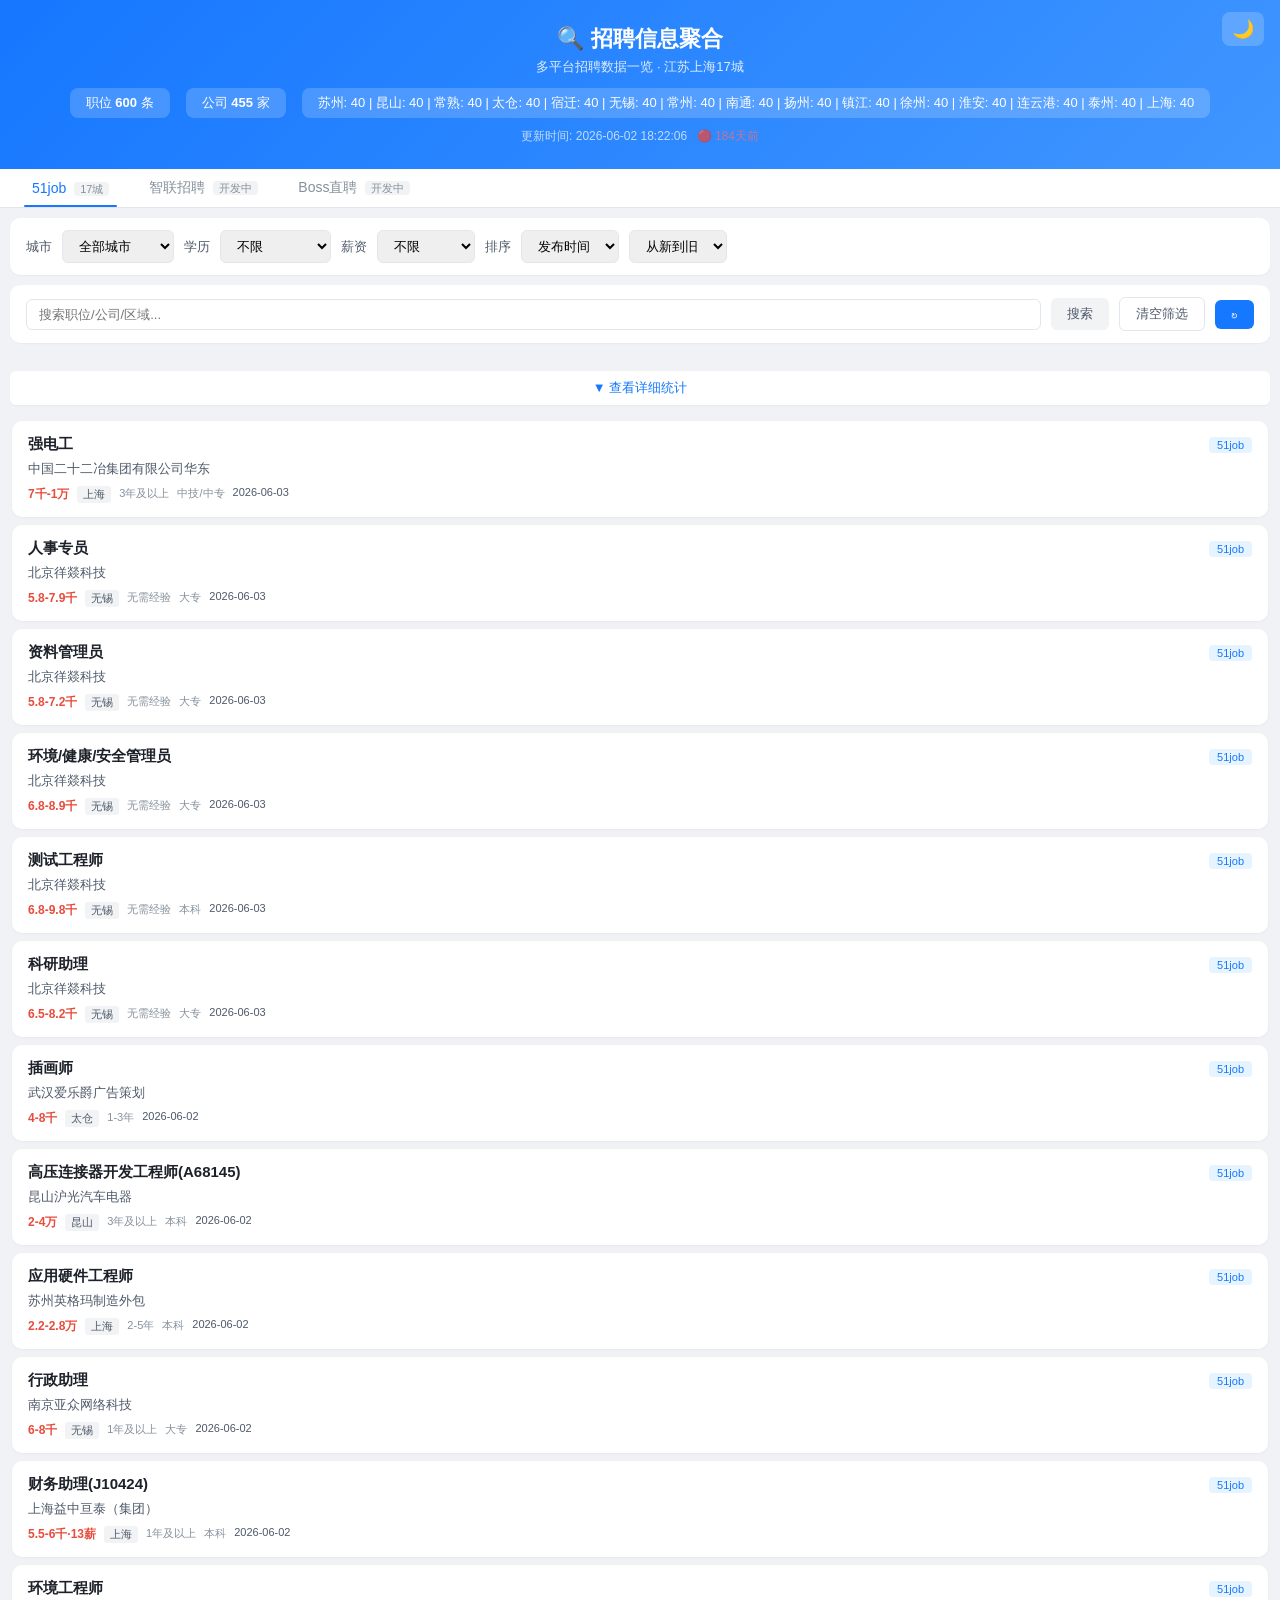
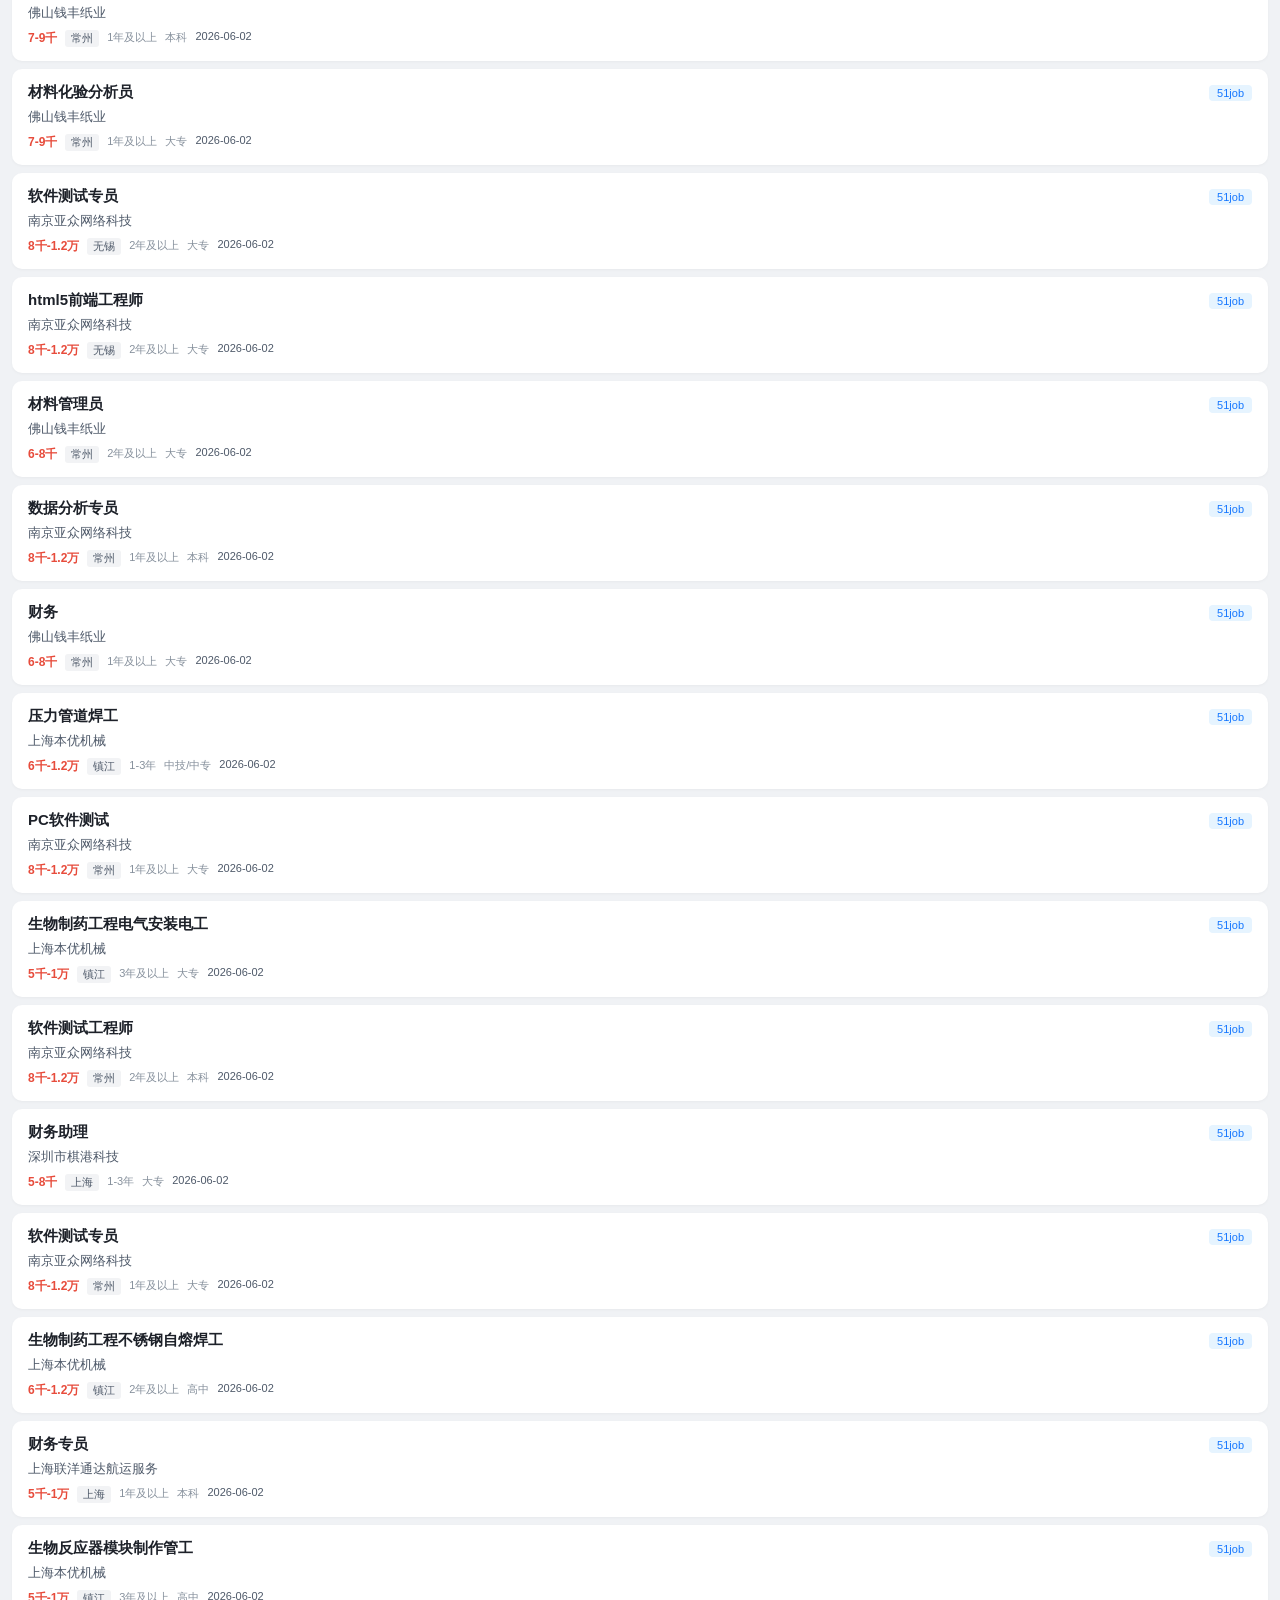
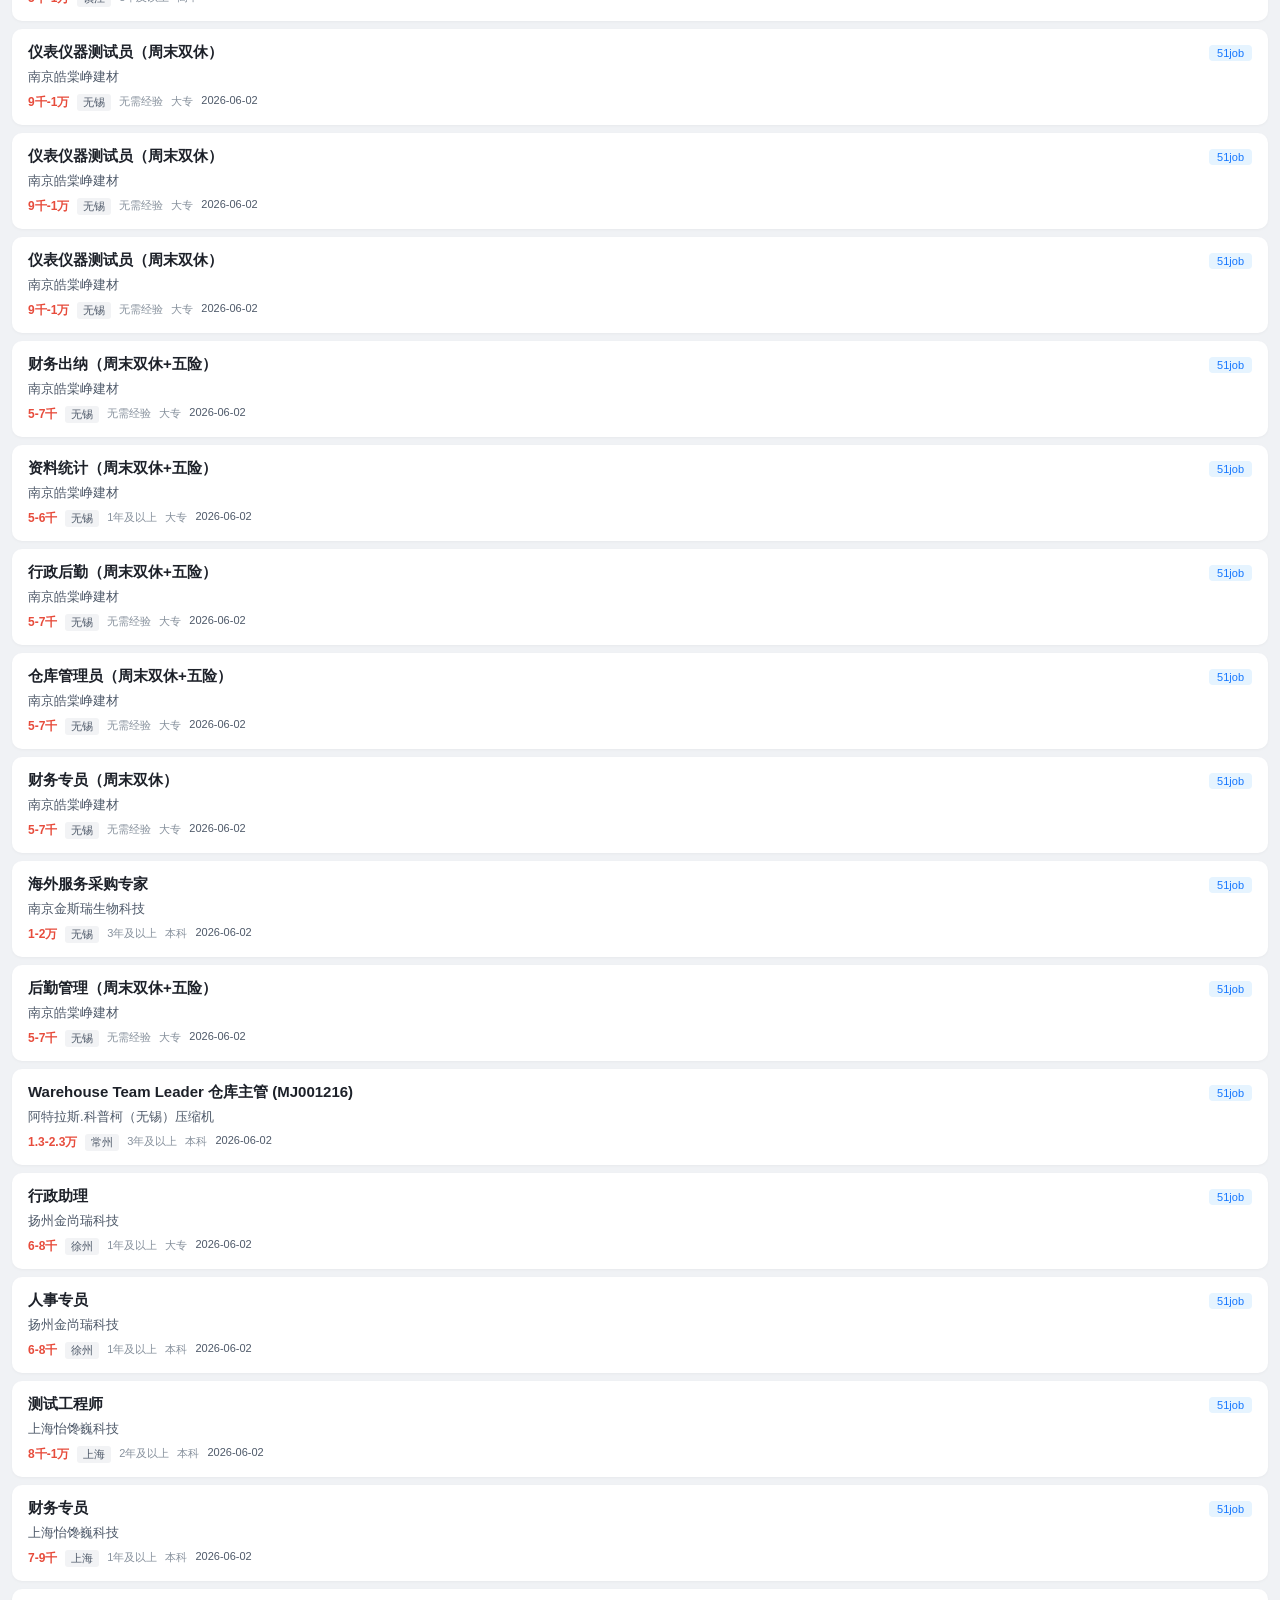
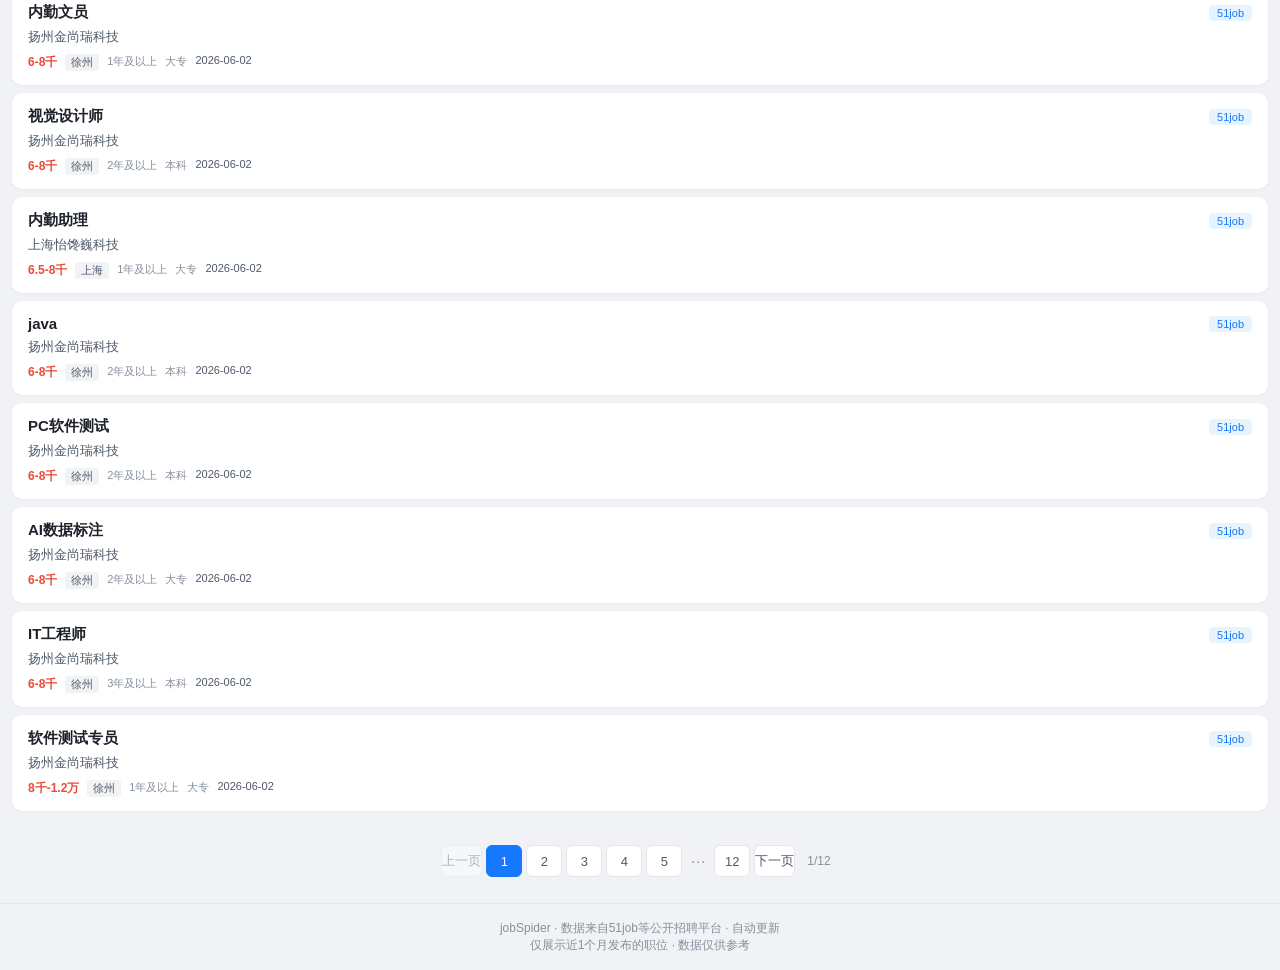
<file: web/index.html>
<!DOCTYPE html>
<html lang="zh-CN">
<head>
    <meta charset="UTF-8">
    <meta name="viewport" content="width=device-width, initial-scale=1.0">
    <title>招聘信息聚合 - jobSpider</title>
    <link rel="stylesheet" href="css/style.css">
    <!-- Favicon -->
    <link rel="icon" href="data:image/svg+xml,<svg xmlns='http://www.w3.org/2000/svg' viewBox='0 0 100 100'><text y='.9em' font-size='90'>🔍</text></svg>">
    <!-- Open Graph -->
    <meta property="og:title" content="招聘信息聚合 - jobSpider">
    <meta property="og:description" content="多平台招聘数据一览 - 51job·智联·Boss">
    <meta property="og:type" content="website">
    <meta name="description" content="多平台招聘数据聚合，覆盖江苏+上海17城，实时更新">
</head>
<body>

<div class="header">
    <button class="theme-toggle" id="themeToggle" onclick="toggleTheme()" title="切换主题">🌙</button>
    <h1>🔍 招聘信息聚合</h1>
    <div class="subtitle">多平台招聘数据一览 · 江苏上海17城</div>
    <div class="stats-row">
        <div class="stat-card">职位 <span class="num" id="totalJobs">-</span> 条</div>
        <div class="stat-card">公司 <span class="num" id="totalCompanies">-</span> 家</div>
        <div class="stat-card" id="cityStats"></div>
    </div>
    <div class="last-update">更新时间: <span id="lastUpdate">-</span>
        <span id="freshIndicator" class="fresh-indicator"></span>
    </div>
</div>

<div class="tabs">
    <button class="tab-btn active" data-source="job51" onclick="switchSource('job51')">
        51job <span class="tab-badge">17城</span>
    </button>
    <button class="tab-btn" data-source="zhilian" onclick="switchSource('zhilian')">
        智联招聘 <span class="tab-badge">开发中</span>
    </button>
    <button class="tab-btn" data-source="boss" onclick="switchSource('boss')">
        Boss直聘 <span class="tab-badge">开发中</span>
    </button>
</div>

<div class="controls">
    <label>城市</label>
    <select id="cityFilter" onchange="loadJobs(1)">
        <option value="">全部城市</option>
    </select>
    <label>学历</label>
    <select id="educationFilter" onchange="loadJobs(1)">
        <option value="">不限</option>
        <option value="博士">博士</option>
        <option value="硕士">硕士及以上</option>
        <option value="本科">本科及以上</option>
        <option value="大专">大专及以上</option>
        <option value="中专">中专/中技</option>
        <option value="高中">高中</option>
        <option value="初中">初中及以下</option>
    </select>
    <label>薪资</label>
    <select id="salaryFilter" onchange="loadJobs(1)">
        <option value="">不限</option>
        <option value="0-3k">3k以下</option>
        <option value="3-5k">3k-5k</option>
        <option value="5-10k">5k-10k</option>
        <option value="10-20k">10k-20k</option>
        <option value="20-50k">20k-50k</option>
        <option value="50k+">50k以上</option>
        <option value="negotiable">薪资面议</option>
    </select>
    <label>排序</label>
    <select id="sortField" onchange="loadJobs(1)">
        <option value="issue_date">发布时间</option>
        <option value="confirm_date">确认时间</option>
        <option value="update_time">更新时间</option>
    </select>
    <select id="sortOrder" onchange="loadJobs(1)">
        <option value="desc">从新到旧</option>
        <option value="asc">从旧到新</option>
    </select>
</div>

<div class="controls">
    <input type="text" id="searchBox" placeholder="搜索职位/公司/区域..." style="flex:1;min-width:200px;">
    <button class="btn btn-light" onclick="filterJobs()">搜索</button>
    <button class="btn btn-secondary" onclick="clearFilters()">清空筛选</button>
    <button class="btn btn-primary" onclick="refreshData()" title="刷新数据">↻</button>
</div>

<div class="info-bar" id="infoBar"></div>

<!-- 可展开的统计面板 -->
<div class="stats-panel-toggle" id="statsToggle" onclick="toggleStatsPanel()">
    ▼ 查看详细统计
</div>
<div class="stats-panel" id="statsPanel"></div>

<div class="jobs-list" id="jobsList">
    <div class="loading-box"><span class="spinner"></span><br>加载中...</div>
</div>

<div class="pagination" id="pagination"></div>

<footer class="footer">
    <p>jobSpider · 数据来自51job等公开招聘平台 · 自动更新</p>
    <p>仅展示近1个月发布的职位 · 数据仅供参考</p>
</footer>

<button class="back-to-top" id="backToTop" onclick="window.scrollTo({top:0,behavior:'smooth'})" title="回到顶部">↑</button>

<script src="js/render.js"></script>
<script src="js/app.js"></script>
</body>
</html>
</file>
<file: web/css/style.css>
:root {
    --primary: #1677ff;
    --primary-dark: #0958d9;
    --bg: #f0f2f5;
    --card-bg: #ffffff;
    --text: #1d2129;
    --text-light: #4e5969;
    --text-muted: #86909c;
    --border: #e5e6eb;
    --salary: #e74c3c;
    --salary-negotiable: #86909c;
    --tag-bg: #f2f3f5;
    --tag-text: #4e5969;
    --info-bg: #e6f4ff;
    --skeleton-shimmer-a: var(--tag-bg);
    --skeleton-shimmer-b: var(--border);

    /* 平台色 */
    --color-51job: #1677ff;
    --color-zhilian: #f5222d;
    --color-boss: #00b38a;

    /* 暗色主题变量（默认不激活） */
    --dark-bg: #141414;
    --dark-card-bg: #1e1e1e;
    --dark-text: #e5e6eb;
    --dark-text-light: #a8a8a8;
    --dark-text-muted: #6b6b6b;
    --dark-border: #333;
    --dark-tag-bg: #2a2a2a;
    --dark-info-bg: #1a2636;
    --dark-primary: #4096ff;
    --dark-skeleton-a: #2a2a2a;
    --dark-skeleton-b: #333;
}
[data-theme="dark"] {
    --bg: var(--dark-bg);
    --card-bg: var(--dark-card-bg);
    --text: var(--dark-text);
    --text-light: var(--dark-text-light);
    --text-muted: var(--dark-text-muted);
    --border: var(--dark-border);
    --tag-bg: var(--dark-tag-bg);
    --tag-text: var(--dark-text-light);
    --info-bg: var(--dark-info-bg);
    --salary: #ff6b6b;
    --salary-negotiable: var(--dark-text-muted);
    --skeleton-shimmer-a: var(--dark-skeleton-a);
    --skeleton-shimmer-b: var(--dark-skeleton-b);
}
* { margin: 0; padding: 0; box-sizing: border-box; }
body {
    font-family: -apple-system, BlinkMacSystemFont, 'Segoe UI', Roboto,
                 'PingFang SC', 'Microsoft YaHei', sans-serif;
    background: var(--bg);
    color: var(--text);
    min-height: 100vh;
}

/* ─── Header ─────────────────────────── */
.header {
    background: linear-gradient(135deg, var(--color-51job) 0%, #4096ff 100%);
    color: white; padding: 24px 20px; text-align: center;
    position: relative;
}
.header .theme-toggle {
    position: absolute; top: 12px; right: 16px;
    background: rgba(255,255,255,0.18); border: none;
    color: white; font-size: 18px; cursor: pointer;
    padding: 6px 10px; border-radius: 8px;
    transition: background 0.2s;
}
.header .theme-toggle:hover { background: rgba(255,255,255,0.3); }
.header h1 { font-size: 22px; font-weight: 600; margin-bottom: 4px; }
.header .subtitle { font-size: 13px; opacity: 0.85; margin-bottom: 12px; }
.stats-row {
    display: flex; justify-content: center; gap: 16px; flex-wrap: wrap;
}
.stat-card {
    background: rgba(255,255,255,0.18); padding: 6px 16px;
    border-radius: 8px; font-size: 13px;
}
.stat-card .num { font-weight: 600; }
.last-update { font-size: 12px; opacity: 0.7; margin-top: 10px; }

/* ─── Fresh Indicator ──────────────── */
.fresh-indicator {
    font-size: 12px;
    margin-left: 6px;
}
.fresh-indicator.fresh { color: #4ade80; }
.fresh-indicator.stale { color: #fbbf24; }
.fresh-indicator.old { color: #f87171; }

/* ─── Tabs ──────────────────────────── */
.tabs {
    display: flex; background: var(--card-bg); padding: 0 12px;
    border-bottom: 1px solid var(--border); gap: 0;
}
.tab-btn {
    padding: 10px 20px; border: none; background: none;
    cursor: pointer; font-size: 14px; font-weight: 500;
    color: var(--text-muted); position: relative;
    transition: color 0.2s;
}
.tab-btn:hover { color: var(--text-light); }
.tab-btn.active { color: var(--primary); }
.tab-btn.active::after {
    content: ''; position: absolute; bottom: 0; left: 12px; right: 12px;
    height: 2px; background: var(--primary); border-radius: 1px;
}
.tab-btn.disabled {
    color: var(--text-muted); cursor: default; opacity: 0.5;
}
.tab-btn.disabled::after { display: none; }
.tab-badge {
    font-size: 11px; background: var(--tag-bg); color: var(--text-muted);
    padding: 1px 6px; border-radius: 4px; margin-left: 4px;
}

/* ─── Controls ──────────────────────── */
.controls {
    padding: 12px 16px; background: var(--card-bg); margin: 10px;
    border-radius: 10px; display: flex; gap: 10px;
    align-items: center; flex-wrap: wrap;
    box-shadow: 0 1px 2px rgba(0,0,0,0.04);
}
.controls label { font-size: 13px; color: var(--text-light); white-space: nowrap; }
.btn {
    padding: 7px 16px; border: none; border-radius: 6px;
    cursor: pointer; font-size: 13px; white-space: nowrap;
    transition: all 0.2s; display: inline-flex; align-items: center; gap: 4px;
}
.btn-primary { background: var(--primary); color: white; }
.btn-primary:hover { background: var(--primary-dark); }
.btn-light { background: var(--tag-bg); color: var(--text-light); }
.btn-light:hover { background: var(--border); }
.btn-secondary { background: var(--card-bg); color: var(--text-light); border: 1px solid var(--border); }
.btn-secondary:hover { background: var(--tag-bg); }
select, input[type="text"] {
    padding: 7px 12px; border: 1px solid var(--border);
    border-radius: 6px; font-size: 13px; outline: none;
    transition: border-color 0.2s;
}
select:focus, input[type="text"]:focus { border-color: var(--primary); }

/* ─── Stats Panel ────────────────────── */
.stats-panel-toggle {
    text-align: center; padding: 8px 16px;
    font-size: 13px; color: var(--primary);
    cursor: pointer; background: var(--card-bg);
    margin: 6px 10px; border-radius: 6px;
    box-shadow: 0 1px 2px rgba(0,0,0,0.04);
    transition: background 0.2s;
}
.stats-panel-toggle:hover { background: #e6f4ff; }
.stats-panel {
    max-height: 0; overflow: hidden;
    transition: max-height 0.3s;
    background: var(--card-bg); margin: 0 10px;
    border-radius: 6px; padding: 0;
}
.stats-panel.visible {
    max-height: 500px; padding: 16px;
    box-shadow: 0 1px 2px rgba(0,0,0,0.04);
}
.stats-grid {
    display: grid; grid-template-columns: repeat(auto-fit, minmax(200px, 1fr));
    gap: 16px;
}
.stats-section h3 {
    font-size: 14px; color: var(--text); margin-bottom: 8px;
}
.bar-row {
    display: flex; align-items: center; gap: 6px; margin-bottom: 4px;
}
.bar-label { font-size: 12px; color: var(--text-light); width: 40px; text-align: right; }
.bar-track { flex: 1; height: 16px; background: var(--tag-bg); border-radius: 4px; overflow: hidden; }
.bar-fill { height: 100%; border-radius: 4px; transition: width 0.5s; }
.bar-value { font-size: 12px; color: var(--text-muted); width: 30px; }
.stat-item { display: flex; justify-content: space-between; padding: 4px 0; }
.stat-label { font-size: 12px; color: var(--text-muted); }
.stat-num { font-size: 12px; color: var(--text); font-weight: 500; }

/* ─── Info Bar ──────────────────────── */
.info-bar {
    padding: 6px 16px; font-size: 13px; color: var(--text-light);
    background: transparent; text-align: center;
    transition: all 0.3s; opacity: 0; max-height: 0;
}
.info-bar.visible {
    background: var(--info-bg); opacity: 1; max-height: 30px;
    margin: 6px 10px; border-radius: 6px;
}

/* ─── Job Cards ─────────────────────── */
.jobs-list { padding: 10px 12px; }
.job-card {
    background: var(--card-bg); margin-bottom: 8px; padding: 14px 16px;
    border-radius: 10px; box-shadow: 0 1px 3px rgba(0,0,0,0.04);
    transition: box-shadow 0.2s, transform 0.1s;
}
.job-card:hover {
    box-shadow: 0 4px 12px rgba(0,0,0,0.08);
    transform: translateY(-1px);
}
.job-header {
    display: flex; justify-content: space-between; align-items: center;
    margin-bottom: 6px; gap: 8px;
}
.job-title {
    font-size: 15px; font-weight: 600; flex: 1;
}
.job-title a { color: var(--text); text-decoration: none; }
.job-title a:hover { color: var(--primary); }
.source-tag {
    font-size: 11px; padding: 2px 8px; border-radius: 4px;
    white-space: nowrap;
}
.source-tag.job51 { background: #e6f4ff; color: var(--color-51job); }
.source-tag.zhilian { background: #fff1f0; color: var(--color-zhilian); }
.source-tag.boss { background: #e6fffb; color: var(--color-boss); }
[data-theme="dark"] .source-tag.job51 { background: #1a2636; }
[data-theme="dark"] .source-tag.zhilian { background: #2a1a1a; }
[data-theme="dark"] .source-tag.boss { background: #1a2e2e; }

.job-company {
    color: var(--text-light); font-size: 13px; margin-bottom: 8px;
}
.job-meta {
    display: flex; gap: 8px; font-size: 12px; color: var(--text-muted);
    flex-wrap: wrap;
}
.job-salary { color: var(--salary); font-weight: 600; }
.salary-negotiable { color: var(--salary-negotiable); font-weight: normal; }
.job-city-tag {
    background: var(--tag-bg); color: var(--tag-text);
    padding: 1px 6px; border-radius: 3px; font-size: 11px;
}
.meta-tag {
    font-size: 11px; color: var(--text-muted);
}
.date-tag {
    color: var(--text-light);
}
.confirm-tag {
    color: #00b38a;
}

/* ─── Pagination ────────────────────── */
.pagination {
    text-align: center; padding: 16px; display: flex;
    justify-content: center; gap: 4px;
}
.page-btn {
    min-width: 36px; height: 32px; border: 1px solid var(--border);
    border-radius: 6px; background: var(--card-bg); cursor: pointer;
    font-size: 13px; color: var(--text-light); transition: all 0.15s;
}
.page-btn:hover { border-color: var(--primary); color: var(--primary); }
.page-btn.active {
    background: var(--primary); color: white; border-color: var(--primary);
}
.page-btn.disabled { opacity: 0.4; cursor: default; }
.page-info {
    font-size: 12px; color: var(--text-muted); padding: 4px 8px;
    display: flex; align-items: center;
}

/* ─── Loading / Skeleton ──────────────── */
.loading-box {
    text-align: center; padding: 40px; color: var(--text-muted);
}
.spinner {
    display: inline-block; width: 24px; height: 24px;
    border: 3px solid var(--border); border-radius: 50%;
    border-top-color: var(--primary);
    animation: spin 0.8s linear infinite;
    margin-bottom: 8px;
}
@keyframes spin { to { transform: rotate(360deg); } }

/* Skeleton loading cards */
.skeleton-card {
    background: var(--card-bg); margin-bottom: 8px; padding: 14px 16px;
    border-radius: 10px;
}
.skeleton-line {
    height: 14px; margin-bottom: 8px; border-radius: 4px;
    background: linear-gradient(90deg, var(--skeleton-shimmer-a) 25%, var(--skeleton-shimmer-b) 50%, var(--skeleton-shimmer-a) 75%);
    background-size: 200% 100%;
    animation: shimmer 1.5s infinite;
}
.skeleton-line.title { height: 18px; width: 60%; }
.skeleton-line.company { width: 40%; }
.skeleton-line.meta { height: 12px; width: 80%; }
.skeleton-line.short { height: 12px; width: 30%; }
@keyframes shimmer {
    0% { background-position: 200% 0; }
    100% { background-position: -200% 0; }
}

/* ─── Empty ───────────────── */
.empty-box { text-align: center; padding: 40px; color: var(--text-muted); }
.empty-box .icon { font-size: 32px; margin-bottom: 8px; }
.empty-box .msg { font-size: 14px; }
.empty-box .hint { font-size: 12px; color: var(--text-muted); margin-top: 4px; }

/* ─── Coming Soon ────────────────────── */
.coming-soon {
    text-align: center; padding: 60px 20px;
}
.coming-soon .icon { font-size: 48px; margin-bottom: 16px; opacity: 0.6; }
.coming-soon .title { font-size: 18px; color: var(--text); margin-bottom: 8px; }
.coming-soon .desc { font-size: 14px; color: var(--text-muted); }

/* ─── Footer ──────────────────────────── */
.footer {
    text-align: center; padding: 16px; font-size: 12px;
    color: var(--text-muted); border-top: 1px solid var(--border);
    margin-top: 10px;
}

/* ─── Search Highlight ─────────────── */
.search-highlight {
    background: #ffe58f; color: #1d2129; padding: 1px 2px; border-radius: 2px;
}
[data-theme="dark"] .search-highlight {
    background: #594214; color: #e5e6eb;
}

/* ─── Back-to-Top ──────────────────── */
.back-to-top {
    position: fixed; bottom: 24px; right: 24px;
    width: 40px; height: 40px;
    background: var(--primary); color: white;
    border: none; border-radius: 50%;
    font-size: 18px; cursor: pointer;
    box-shadow: 0 2px 8px rgba(0,0,0,0.15);
    opacity: 0; transform: translateY(10px);
    transition: opacity 0.3s, transform 0.3s;
    z-index: 100;
}
.back-to-top.visible { opacity: 1; transform: translateY(0); }
.back-to-top:hover { background: var(--primary-dark); }

/* ─── Responsive ────────────────────── */
@media (max-width: 600px) {
    .header h1 { font-size: 18px; }
    .header { padding: 16px 12px; }
    .controls { flex-direction: column; align-items: stretch; padding: 10px; }
    .controls .btn { width: 100%; justify-content: center; }
    .controls input { width: 100%; }
    .tabs { padding: 0 8px; }
    .tab-btn { padding: 8px 12px; font-size: 13px; }
    .job-card { padding: 10px 12px; }
    .job-title { font-size: 14px; }
    .job-meta { font-size: 11px; gap: 6px; }
    .footer { padding: 12px; }
}
</file>
